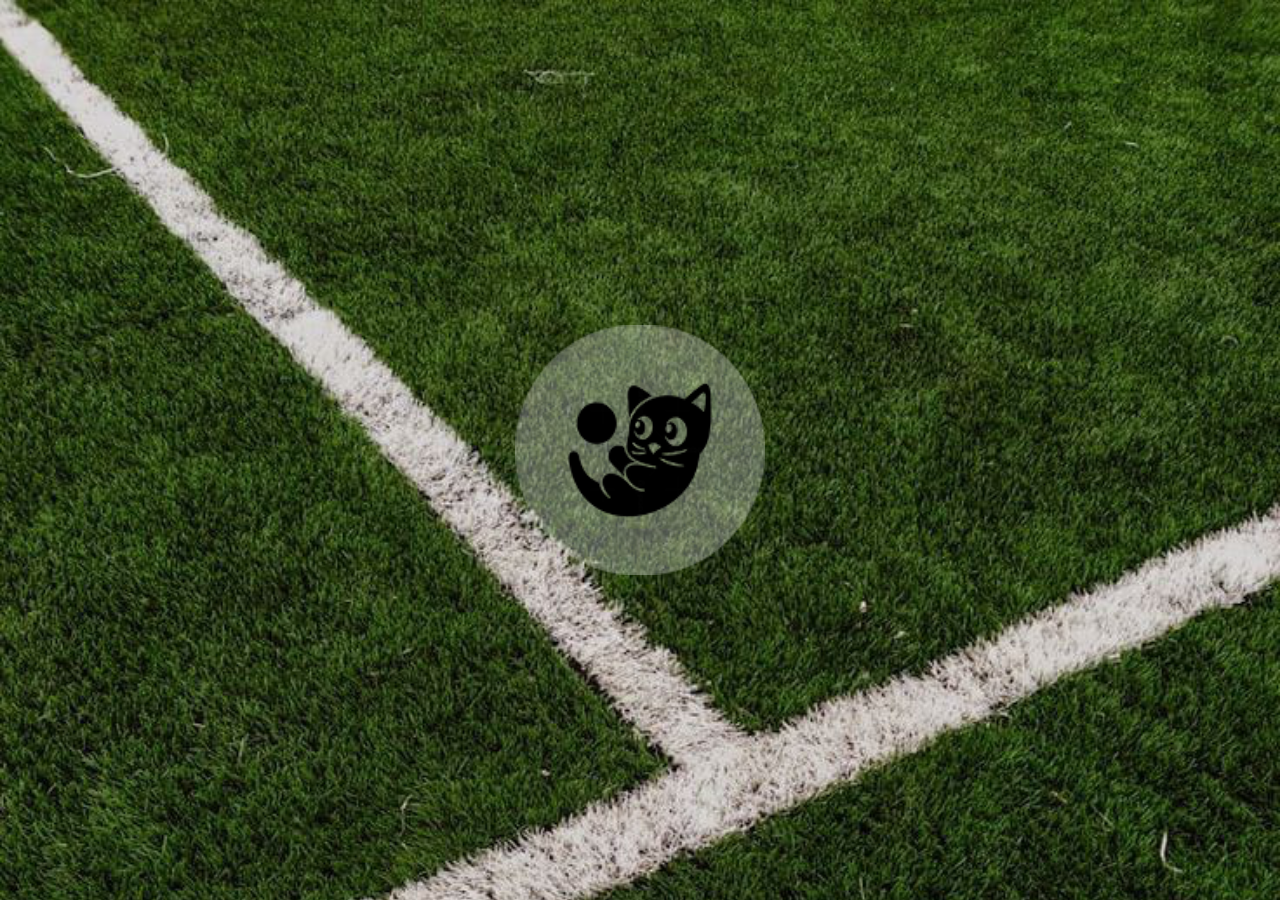
<file: Index.html>
<!DOCTYPE html>
<html lang="en">
  <head>
    <title>Football Kit</title>

    <link rel="stylesheet" href="./src/styles/index.css" />
    <link
      rel="icon"
      type="image/png"
      href="./src/assets/images/Football Kit logo.png"
    />

    <!-- Background Image -->
    <img
      src="./src/assets/images/Football Kit logo.png"
      alt="Football Kit Logo"
      class="absoluteCenter"
      width="250"
      height="250"
    />
  </head>
  <body>
    <script>
      // Code block to navigate to Homepage after a 1.5 second timeout.
      setTimeout(() => {
        window.location = "./src/pages/Homepage/homepage.html";
      }, 1500);
    </script>
  </body>
</html>
</file>
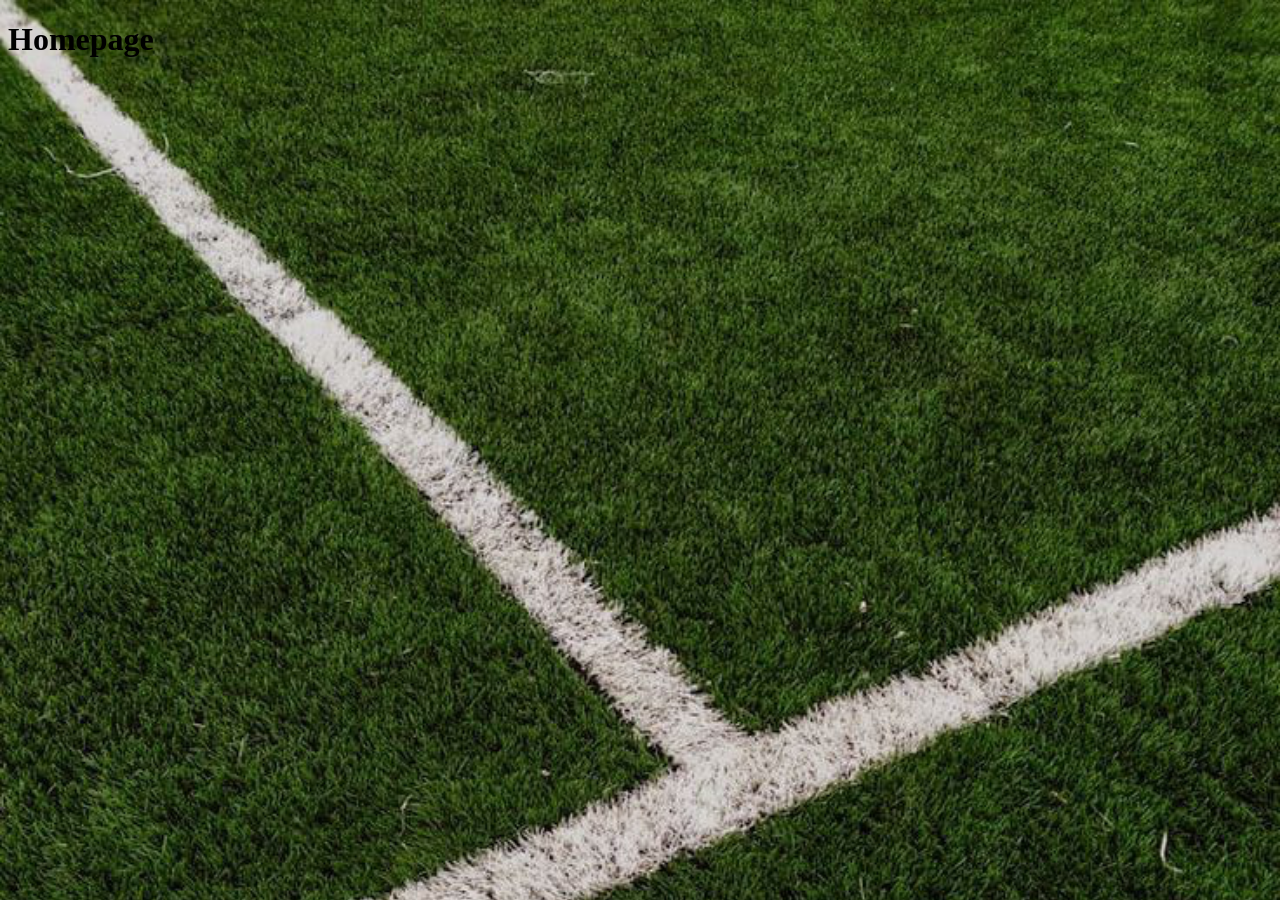
<file: src/pages/Homepage/homepage.html>
<!DOCTYPE html>
<html lang="en">
  <head>
    <title>Football Kit: Home</title>

    <link rel="stylesheet" href="../../styles/index.css" />
    <link
      rel="icon"
      type="image/png"
      href="../../assets/images/Football Kit logo.png"
    />
  </head>
  <body>
    <h1>Homepage</h1>
  </body>
</html>
</file>
<file: src/styles/index.css>
/* The default style for the body of pages. */
body {
  background-image: url("../assets/images/Backdrops/Football Pitch Corner View.png");
  background-repeat: no-repeat;
  background-size: cover;
  background-attachment: fixed;
}

/* Absolutely centers any element to the center of the screen. */
.absoluteCenter {
  position: absolute;
  top: 50%;
  left: 50%;
  transform: translate(-50%, -50%);
}
</file>
